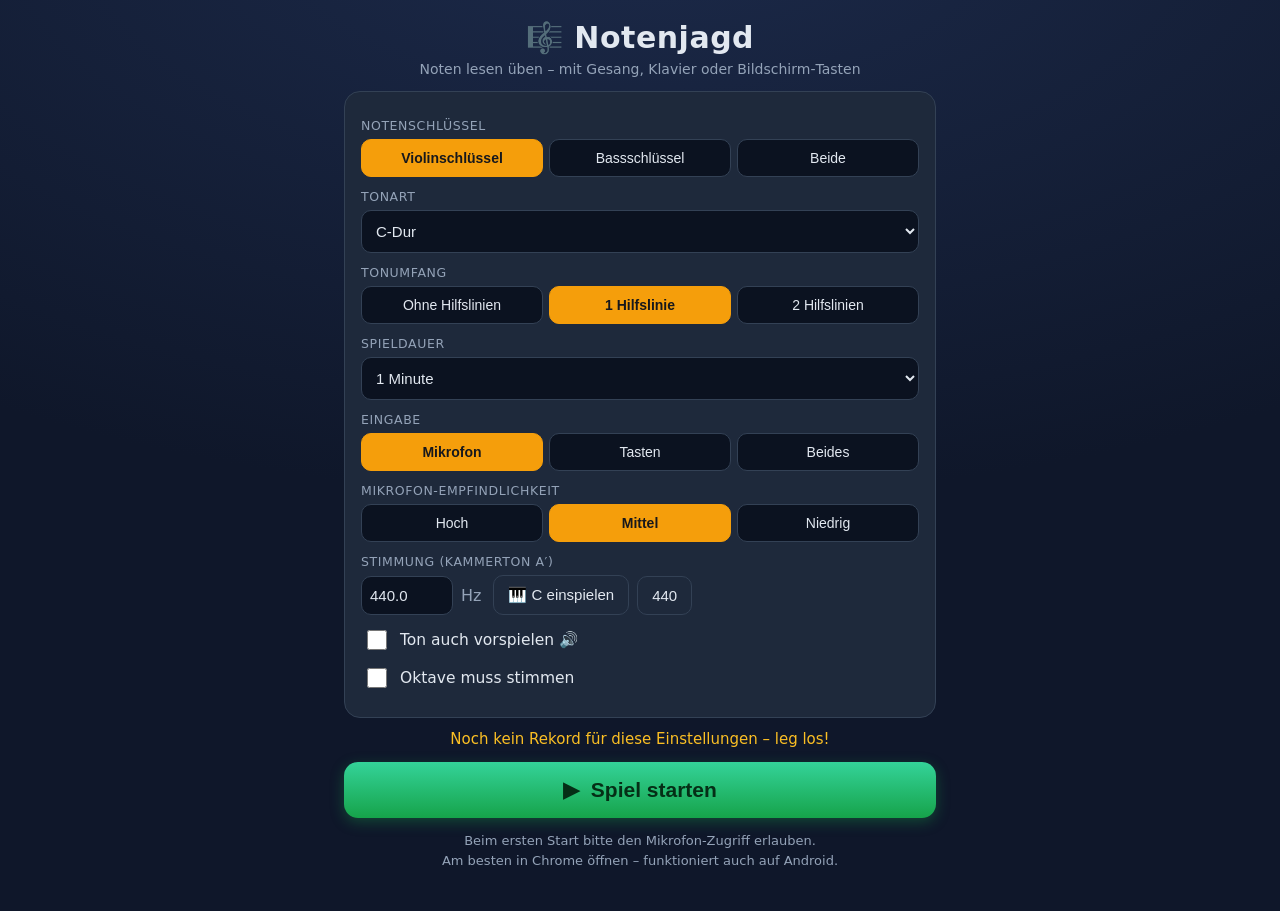
<file: index.html>
<!DOCTYPE html>
<html lang="de">
<head>
<meta charset="utf-8">
<meta name="viewport" content="width=device-width, initial-scale=1, maximum-scale=1, user-scalable=no">
<meta name="theme-color" content="#0f172a">
<title>Notenjagd – Notenlernspiel</title>
<link rel="stylesheet" href="style.css">
</head>
<body>
<main id="app">

  <!-- ======== Einstellungen ======== -->
  <section id="scrSettings" class="screen active">
    <header class="titlebar">
      <h1>🎼 Notenjagd</h1>
      <p class="sub">Noten lesen üben – mit Gesang, Klavier oder Bildschirm‑Tasten</p>
    </header>

    <div class="card">
      <div class="field">
        <label>Notenschlüssel</label>
        <div class="seg" data-setting="clef">
          <button data-val="treble">Violin&shy;schlüssel</button>
          <button data-val="bass">Bass&shy;schlüssel</button>
          <button data-val="both">Beide</button>
        </div>
      </div>

      <div class="field">
        <label for="selKey">Tonart</label>
        <select id="selKey"></select>
      </div>

      <div class="field">
        <label>Tonumfang</label>
        <div class="seg" data-setting="range">
          <button data-val="klein">Ohne Hilfs&shy;linien</button>
          <button data-val="mittel">1 Hilfs&shy;linie</button>
          <button data-val="gross">2 Hilfs&shy;linien</button>
        </div>
      </div>

      <div class="field">
        <label for="selDur">Spieldauer</label>
        <select id="selDur">
          <option value="30">30 Sekunden</option>
          <option value="60" selected>1 Minute</option>
          <option value="90">90 Sekunden</option>
          <option value="120">2 Minuten</option>
          <option value="180">3 Minuten</option>
          <option value="300">5 Minuten</option>
        </select>
      </div>

      <div class="field">
        <label>Eingabe</label>
        <div class="seg" data-setting="input">
          <button data-val="mic">Mikrofon</button>
          <button data-val="tap">Tasten</button>
          <button data-val="both">Beides</button>
        </div>
      </div>

      <div class="field" id="fieldSens">
        <label>Mikrofon‑Empfindlichkeit</label>
        <div class="seg" data-setting="sens">
          <button data-val="hoch">Hoch</button>
          <button data-val="mittel">Mittel</button>
          <button data-val="niedrig">Niedrig</button>
        </div>
      </div>

      <div class="field" id="fieldTune">
        <label>Stimmung (Kammerton a′)</label>
        <div class="tunerow">
          <input type="number" id="inpA4" min="392" max="466" step="0.1">
          <span class="unit">Hz</span>
          <button type="button" id="btnCalib" class="mid">🎹 C einspielen</button>
          <button type="button" id="btnTuneReset" class="mid">440</button>
        </div>
      </div>

      <label class="check"><input type="checkbox" id="chkPlay"> Ton auch vorspielen 🔊</label>
      <label class="check"><input type="checkbox" id="chkOct"> Oktave muss stimmen</label>
    </div>

    <div id="rekordLine" class="rekord"></div>
    <button id="btnStart" class="big">▶&nbsp; Spiel starten</button>
    <p class="hint">Beim ersten Start bitte den Mikrofon‑Zugriff erlauben.<br>Am besten in Chrome öffnen – funktioniert auch auf Android.</p>
  </section>

  <!-- ======== Spiel ======== -->
  <section id="scrGame" class="screen">
    <div class="topbar">
      <button id="btnQuit" title="Beenden">✕</button>
      <div class="scorebox"><span id="score">0</span><span class="lbl">Punkte</span></div>
      <div class="timebox">
        <span id="timeTxt">1:00</span>
        <div class="timebar"><div id="timeFill"></div></div>
      </div>
    </div>

    <div id="staffCard" class="staffcard">
      <div id="staff"></div>
      <div id="flash" class="flash"></div>
    </div>

    <div class="underrow">
      <button id="btnReplay" class="mid hidden">🔊 Ton anhören</button>
      <div id="feedback" class="feedback"></div>
    </div>

    <div id="tuner" class="tuner">
      <div class="heard"><span id="heardName">–</span></div>
      <div class="needletrack"><div class="centermark"></div><div id="needle"></div></div>
      <div class="level"><div id="levelFill"></div></div>
    </div>

    <div id="piano" class="piano hidden"></div>
  </section>

  <!-- ======== Ergebnis ======== -->
  <section id="scrEnd" class="screen">
    <div class="card center">
      <h2>⏱ Zeit um!</h2>
      <div id="endScore" class="endscore">0</div>
      <div class="endlbl">Punkte</div>
      <div id="endStats" class="endstats"></div>
      <div id="endRekord" class="endrekord"></div>
      <button id="btnAgain" class="big">🔁 Nochmal spielen</button>
      <button id="btnToSettings" class="mid wide">⚙ Einstellungen</button>
    </div>
  </section>

  <div id="overlay" class="overlay hidden"><div id="overlayTxt">3</div></div>
  <div id="toast" class="toast hidden"></div>
</main>

<script src="js/vexflow.js"></script>
<script src="js/theory.js"></script>
<script src="js/sound.js"></script>
<script src="js/pitch.js"></script>
<script src="js/notation.js"></script>
<script src="js/game.js"></script>
</body>
</html>
</file>
<file: style.css>
/* style.css — Notenjagd */
:root {
  --bg: #0f172a;
  --card: #1e293b;
  --line: #334155;
  --deep: #0b1220;
  --txt: #e2e8f0;
  --muted: #94a3b8;
  --accent: #f59e0b;
  --ok: #22c55e;
  --bad: #ef4444;
  --blue: #38bdf8;
}

* { box-sizing: border-box; -webkit-tap-highlight-color: transparent; }

html, body {
  margin: 0;
  padding: 0;
  background: radial-gradient(1200px 600px at 50% -100px, #1c2a4a, var(--bg));
  color: var(--txt);
  font-family: system-ui, -apple-system, "Segoe UI", Roboto, sans-serif;
  min-height: 100%;
}

#app {
  max-width: 620px;
  margin: 0 auto;
  padding: 12px 14px 28px;
}

.screen { display: none; }
.screen.active { display: block; animation: fadein .25s ease; }
@keyframes fadein { from { opacity: 0; transform: translateY(6px); } }

.hidden { display: none !important; }

/* ---------- Einstellungen ---------- */
.titlebar { text-align: center; margin: 8px 0 14px; }
.titlebar h1 { margin: 0; font-size: 30px; letter-spacing: .5px; }
.titlebar .sub { margin: 6px 0 0; color: var(--muted); font-size: 14px; }

.card {
  background: var(--card);
  border: 1px solid var(--line);
  border-radius: 16px;
  padding: 14px 16px;
  margin-bottom: 12px;
}
.card.center { text-align: center; }

.field { margin: 12px 0; }
.field > label {
  display: block;
  font-size: 12.5px;
  color: var(--muted);
  margin-bottom: 6px;
  text-transform: uppercase;
  letter-spacing: .6px;
}

.seg { display: flex; gap: 6px; }
.seg button {
  flex: 1;
  padding: 10px 4px;
  border-radius: 10px;
  border: 1px solid var(--line);
  background: var(--deep);
  color: var(--txt);
  font-size: 14px;
  cursor: pointer;
  touch-action: manipulation;
  hyphens: manual;
}
.seg button.on {
  background: var(--accent);
  border-color: var(--accent);
  color: #17181c;
  font-weight: 700;
}

select {
  width: 100%;
  padding: 11px 10px;
  border-radius: 10px;
  border: 1px solid var(--line);
  background: var(--deep);
  color: var(--txt);
  font-size: 15px;
}

.check {
  display: flex;
  align-items: center;
  gap: 10px;
  margin: 12px 2px;
  font-size: 15.5px;
  cursor: pointer;
}
.check input { width: 20px; height: 20px; accent-color: var(--accent); }

.rekord { text-align: center; color: #fbbf24; margin: 10px 0; min-height: 22px; font-size: 15px; }

button.big {
  display: block;
  width: 100%;
  padding: 16px;
  font-size: 21px;
  font-weight: 700;
  border: none;
  border-radius: 14px;
  background: linear-gradient(180deg, #34d399, #16a34a);
  color: #052e16;
  cursor: pointer;
  touch-action: manipulation;
  box-shadow: 0 4px 14px rgba(22, 163, 74, .35);
}
button.big:active { transform: scale(.985); }

button.mid {
  padding: 10px 14px;
  border-radius: 10px;
  border: 1px solid var(--line);
  background: var(--card);
  color: var(--txt);
  font-size: 15px;
  cursor: pointer;
  touch-action: manipulation;
}
button.mid.wide { width: 100%; margin-top: 10px; }

.hint { text-align: center; color: var(--muted); font-size: 13px; line-height: 1.5; }

/* ---------- Spiel ---------- */
.topbar {
  display: flex;
  align-items: center;
  gap: 12px;
  margin: 4px 0 10px;
}
#btnQuit {
  width: 42px; height: 42px;
  border-radius: 10px;
  border: 1px solid var(--line);
  background: var(--card);
  color: var(--muted);
  font-size: 18px;
  cursor: pointer;
}
.scorebox { display: flex; flex-direction: column; align-items: center; min-width: 64px; }
#score { font-size: 34px; font-weight: 800; line-height: 1; }
#score.pop { animation: pop .3s ease; }
@keyframes pop { 40% { transform: scale(1.35); color: #fbbf24; } }
.scorebox .lbl { font-size: 11px; color: var(--muted); }

.timebox { flex: 1; }
#timeTxt {
  display: block;
  text-align: right;
  font-variant-numeric: tabular-nums;
  font-size: 20px;
  font-weight: 700;
  margin-bottom: 4px;
}
.timebar { height: 8px; background: var(--deep); border-radius: 6px; overflow: hidden; }
#timeFill {
  height: 100%; width: 100%;
  background: var(--accent);
  border-radius: 6px;
  transition: width .2s linear;
}
#timeFill.urgent { background: var(--bad); animation: blink 1s infinite; }
@keyframes blink { 50% { opacity: .55; } }

.staffcard {
  position: relative;
  background: #fdfdf6;
  border-radius: 16px;
  overflow: hidden;
  aspect-ratio: 560 / 252;
  box-shadow: 0 6px 24px rgba(0,0,0,.35);
}
#staff { position: absolute; inset: 0; }

.flash {
  position: absolute;
  inset: 0;
  display: flex;
  align-items: center;
  justify-content: center;
  font-size: 62px;
  font-weight: 800;
  opacity: 0;
  pointer-events: none;
  transition: opacity .12s ease;
  text-shadow: 0 0 14px rgba(255,255,255,.9);
}
.flash.show { opacity: 1; }
.flash.ok { color: #15803d; background: rgba(34,197,94,.14); }
.flash.bad { color: #b91c1c; background: rgba(239,68,68,.16); }

.underrow {
  display: flex;
  align-items: center;
  gap: 12px;
  margin: 10px 0;
  min-height: 40px;
}
.feedback { flex: 1; color: #f87171; font-size: 18px; font-weight: 600; min-height: 24px; }

.tuner {
  display: flex;
  align-items: center;
  gap: 14px;
  background: var(--card);
  border: 1px solid var(--line);
  border-radius: 12px;
  padding: 10px 14px;
}
.heard { min-width: 62px; text-align: center; }
#heardName { font-size: 24px; font-weight: 800; color: var(--blue); }
.needletrack {
  position: relative;
  width: 130px;
  height: 34px;
  background: var(--deep);
  border-radius: 8px;
  flex-shrink: 0;
}
.centermark {
  position: absolute;
  left: 50%; top: 5px; bottom: 5px;
  width: 2px; margin-left: -1px;
  background: #64748b;
}
#needle {
  position: absolute;
  left: 50%; top: 5px; bottom: 5px;
  width: 5px; margin-left: -2.5px;
  border-radius: 3px;
  background: var(--accent);
  transition: transform .09s linear, background .09s;
}
#needle.good { background: var(--ok); }
.level { flex: 1; height: 7px; background: var(--deep); border-radius: 5px; overflow: hidden; }
#levelFill { height: 100%; width: 0; background: var(--blue); transition: width .1s linear; }

/* ---------- Bildschirm-Klaviatur ---------- */
.piano {
  position: relative;
  height: 150px;
  margin-top: 12px;
  user-select: none;
  touch-action: manipulation;
}
.piano .whites {
  display: grid;
  grid-template-columns: repeat(7, 1fr);
  gap: 4px;
  height: 100%;
}
.piano button {
  border: none;
  cursor: pointer;
  touch-action: manipulation;
  font-family: inherit;
}
.piano .wk {
  background: #f8fafc;
  color: #334155;
  border-radius: 0 0 9px 9px;
  font-size: 14px;
  font-weight: 600;
  display: flex;
  align-items: flex-end;
  justify-content: center;
  padding-bottom: 8px;
}
.piano .wk:active { background: #fde68a; }
.piano .bk {
  position: absolute;
  top: 0;
  height: 58%;
  width: 9.5%;
  background: #0b1020;
  border: 1px solid var(--line);
  border-top: none;
  border-radius: 0 0 7px 7px;
  color: #cbd5e1;
  z-index: 2;
  font-size: 11px;
  display: flex;
  align-items: flex-end;
  justify-content: center;
  padding-bottom: 5px;
}
.piano .bk:active { background: var(--accent); color: #17181c; }

/* ---------- Ergebnis ---------- */
.endscore { font-size: 66px; font-weight: 800; color: #fbbf24; line-height: 1.1; }
.endlbl { color: var(--muted); margin-bottom: 10px; }
.endstats { color: #cbd5e1; font-size: 16px; margin: 8px 0; }
.endrekord { font-size: 18px; color: #86efac; margin: 12px 0 16px; min-height: 24px; }

/* ---------- Overlay & Toast ---------- */
.overlay {
  position: fixed;
  inset: 0;
  background: rgba(2, 6, 23, .85);
  display: flex;
  align-items: center;
  justify-content: center;
  z-index: 40;
}
#overlayTxt {
  font-size: 88px;
  font-weight: 800;
  color: #fbbf24;
  text-align: center;
  line-height: 1.2;
}
#overlayTxt small { display: block; font-size: 20px; color: var(--txt); font-weight: 400; }

.toast {
  position: fixed;
  left: 50%;
  bottom: 22px;
  transform: translateX(-50%);
  background: #7f1d1d;
  color: #fecaca;
  border: 1px solid #b91c1c;
  padding: 10px 18px;
  border-radius: 12px;
  font-size: 14.5px;
  z-index: 50;
  max-width: 92%;
  text-align: center;
}

/* ---------- Stimmung ---------- */
.tunerow { display: flex; gap: 8px; align-items: center; }
.tunerow input[type="number"] {
  width: 92px;
  padding: 10px 8px;
  border-radius: 10px;
  border: 1px solid var(--line);
  background: var(--deep);
  color: var(--txt);
  font-size: 15px;
}
.tunerow .unit { color: var(--muted); margin-right: 4px; }
.tunerow button.mid { white-space: nowrap; }

/* markiertes mittleres C (c′) auf der langen Tastatur */
.piano .wk.mark {
  background: #fef3c7;
  box-shadow: inset 0 -5px 0 var(--accent);
  font-weight: 800;
}
</file>
